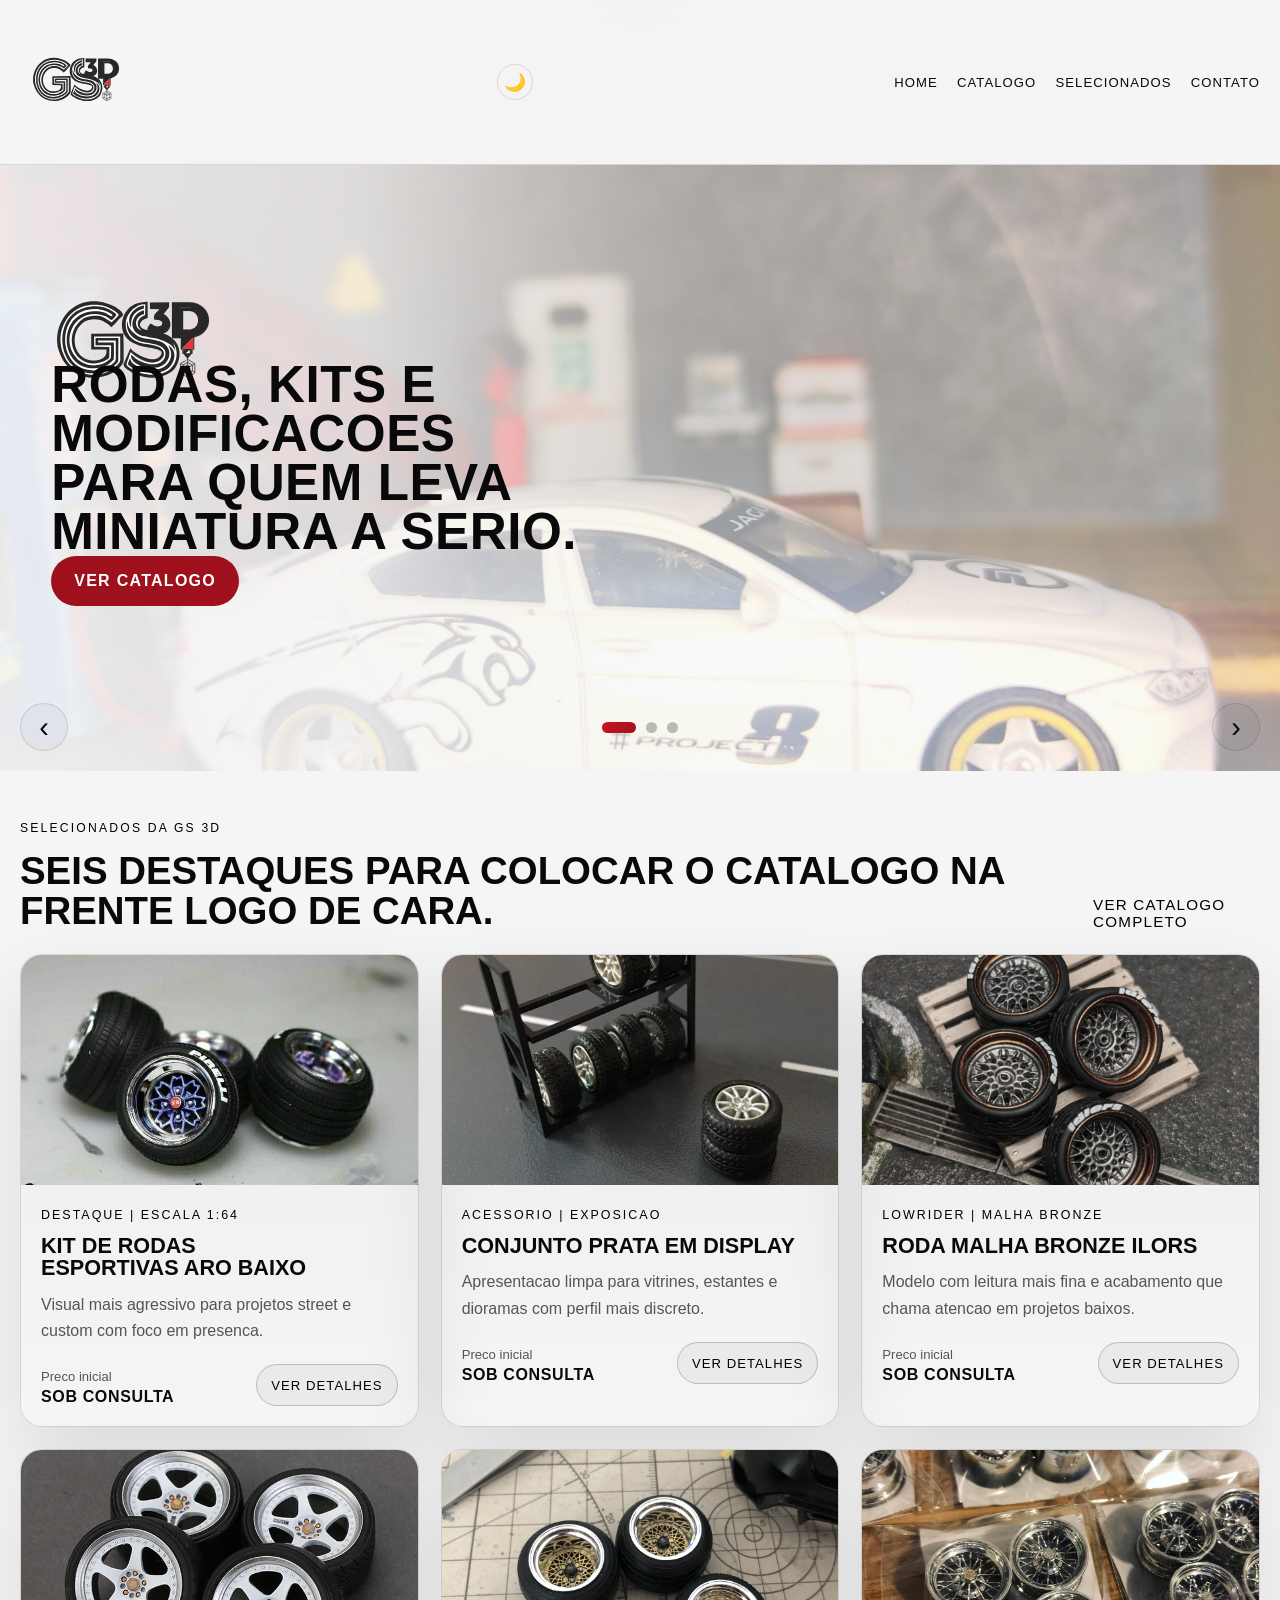
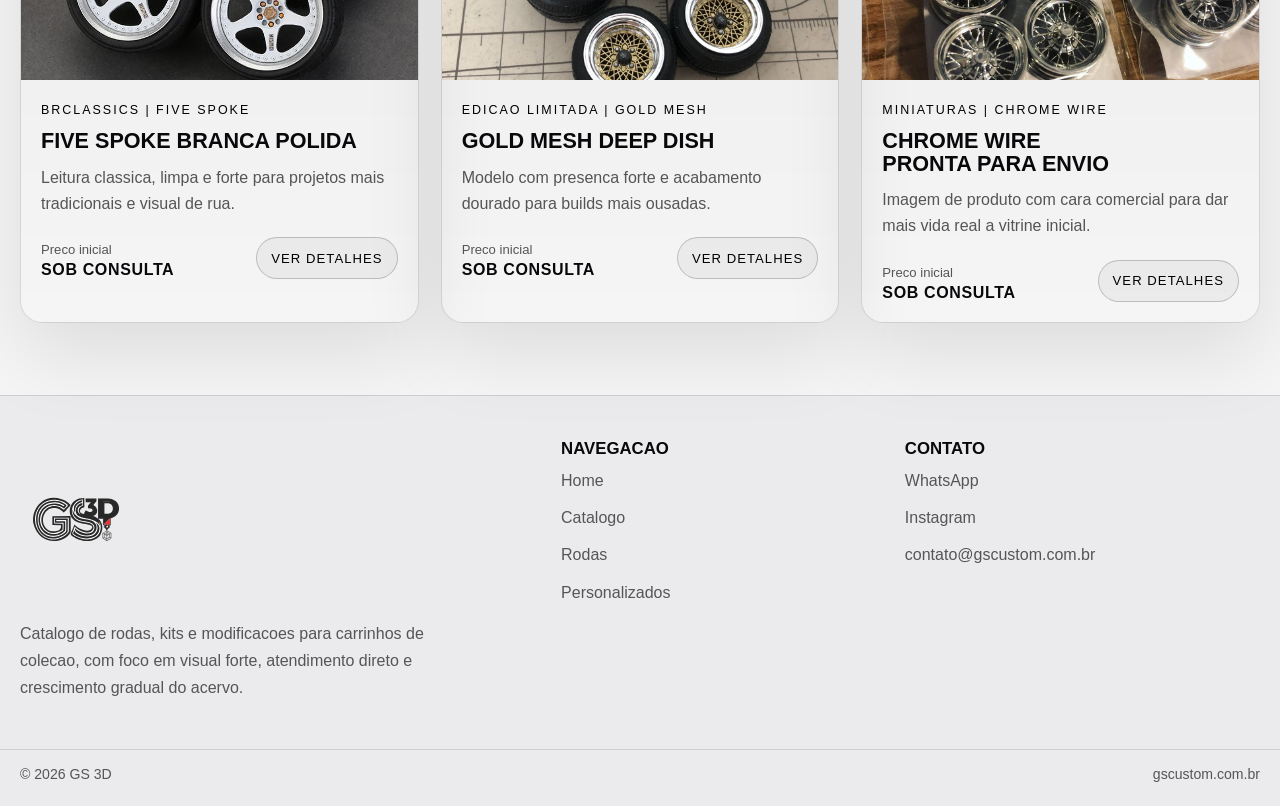
<file: index.html>
<!DOCTYPE html>
<html lang="pt-BR">
  <head>
    <meta charset="UTF-8" />
    <meta name="viewport" content="width=device-width, initial-scale=1.0" />
    <title>GS 3D | Rodas e Modificacoes para Carrinhos de Colecao</title>
    <meta
      name="description"
      content="Catalogo GS 3D com rodas, kits e modificacoes para carrinhos de colecao."
    />
    <link rel="stylesheet" href="styles.css" />
  </head>
  <body data-page="home">
    <header class="site-header" id="topo">
      <div class="header-inner">
        <a class="brand" href="#topo" aria-label="GS 3D">
          <img class="brand-logo logo-dark" src="assets/logo-branco.svg" alt="Logo GS 3D" />
          <img class="brand-logo logo-light" src="assets/logo-preto.svg" alt="Logo GS 3D" />
        </a>

        <button class="theme-toggle" type="button" aria-label="Alternar tema">🌙</button>

        <button class="menu-toggle" type="button" aria-expanded="false" aria-controls="primary-menu">
          Menu
        </button>

        <nav class="primary-nav" id="primary-menu" aria-label="Navegacao principal">
          <a href="index.html" aria-current="page">Home</a>
          <a href="catalogo.html">Catalogo</a>

          <a href="#selecionados">Selecionados</a>
          <a href="#rodape">Contato</a>
        </nav>
      </div>
    </header>

    <main>
      <section class="home-stage">
        <div class="carousel" aria-label="Banners principais">
          <div class="carousel-track" id="home-carousel-track">
            <article class="carousel-slide is-active" data-slide="0">
              <div class="slide-content slide-brand-full">
                <img
                  class="slide-brand-photo"
                  src="assets/banner-jaguar-perfil.jpg"
                  alt="Jaguar Project 8 customizado com rodas GS 3D"
                />
                <img class="slide-brand-logo logo-dark" src="assets/logo-branco.svg" alt="Logo GS 3D" />
                <img class="slide-brand-logo logo-light" src="assets/logo-preto.svg" alt="Logo GS 3D" />
                <div class="slide-brand-copy">
                  <h1>Rodas, kits e modificacoes para quem leva miniatura a serio.</h1>
                  <a class="button button-primary" href="catalogo.html">Ver catalogo</a>
                </div>
              </div>
            </article>

            <article class="carousel-slide" data-slide="1">
              <div class="slide-content slide-photo">
                <img src="assets/banner-jaguar-diorama.jpg" alt="Rodas GS 3D com Jaguar Project 8 no diorama" />
              </div>
            </article>

            <article class="carousel-slide" data-slide="2">
              <div class="slide-content slide-photo">
                <img src="assets/banner-rodas-closeup.jpg" alt="Close das rodas customizadas GS 3D" />
              </div>
            </article>
          </div>

          <div class="carousel-controls">
            <button class="carousel-arrow" type="button" data-carousel-prev aria-label="Banner anterior">
              &lsaquo;
            </button>

            <div class="carousel-dots" aria-label="Indicadores do carrossel">
              <button class="carousel-dot is-active" type="button" data-slide-to="0" aria-label="Slide 1"></button>
              <button class="carousel-dot" type="button" data-slide-to="1" aria-label="Slide 2"></button>
              <button class="carousel-dot" type="button" data-slide-to="2" aria-label="Slide 3"></button>
            </div>

            <button class="carousel-arrow" type="button" data-carousel-next aria-label="Proximo banner">
              &rsaquo;
            </button>
          </div>
        </div>
      </section>

      <section class="featured-products" id="selecionados">
        <div class="site-shell">
          <div class="section-bar">
            <div>
              <p class="eyebrow">Selecionados da GS 3D</p>
              <h2>Seis destaques para colocar o catalogo na frente logo de cara.</h2>
            </div>
            <a class="section-link" href="catalogo.html">Ver catalogo completo</a>
          </div>

          <div class="product-grid" id="home-product-grid"></div>
        </div>
      </section>
    </main>

    <footer class="site-footer" id="rodape">
      <div class="site-shell footer-main">
        <div class="footer-brand">
          <span class="brand-logo-frame footer-logo-frame">
            <img class="brand-logo logo-dark" src="assets/logo-branco.svg" alt="Logo GS 3D" />
          <img class="brand-logo logo-light" src="assets/logo-preto.svg" alt="Logo GS 3D" />
          </span>
          <p>
            Catalogo de rodas, kits e modificacoes para carrinhos de colecao, com foco em visual forte,
            atendimento direto e crescimento gradual do acervo.
          </p>
        </div>

        <div class="footer-column">
          <h3>Navegacao</h3>
          <a href="index.html">Home</a>
          <a href="catalogo.html">Catalogo</a>
          <a href="catalogo.html?categoria=rodas">Rodas</a>
          <a href="catalogo.html?categoria=personalizados">Personalizados</a>
        </div>

        <div class="footer-column">
          <h3>Contato</h3>
          <a href="https://wa.me/5500000000000" target="_blank" rel="noreferrer">WhatsApp</a>
          <a href="https://instagram.com/" target="_blank" rel="noreferrer">Instagram</a>
          <a href="mailto:contato@gscustom.com.br">contato@gscustom.com.br</a>
        </div>
      </div>

      <div class="footer-bottom">
        <div class="site-shell footer-bottom-inner">
          <span>&copy; 2026 GS 3D</span>
          <span>gscustom.com.br</span>
        </div>
      </div>
    </footer>

    <script src="script.js"></script>
  </body>
</html>
</file>
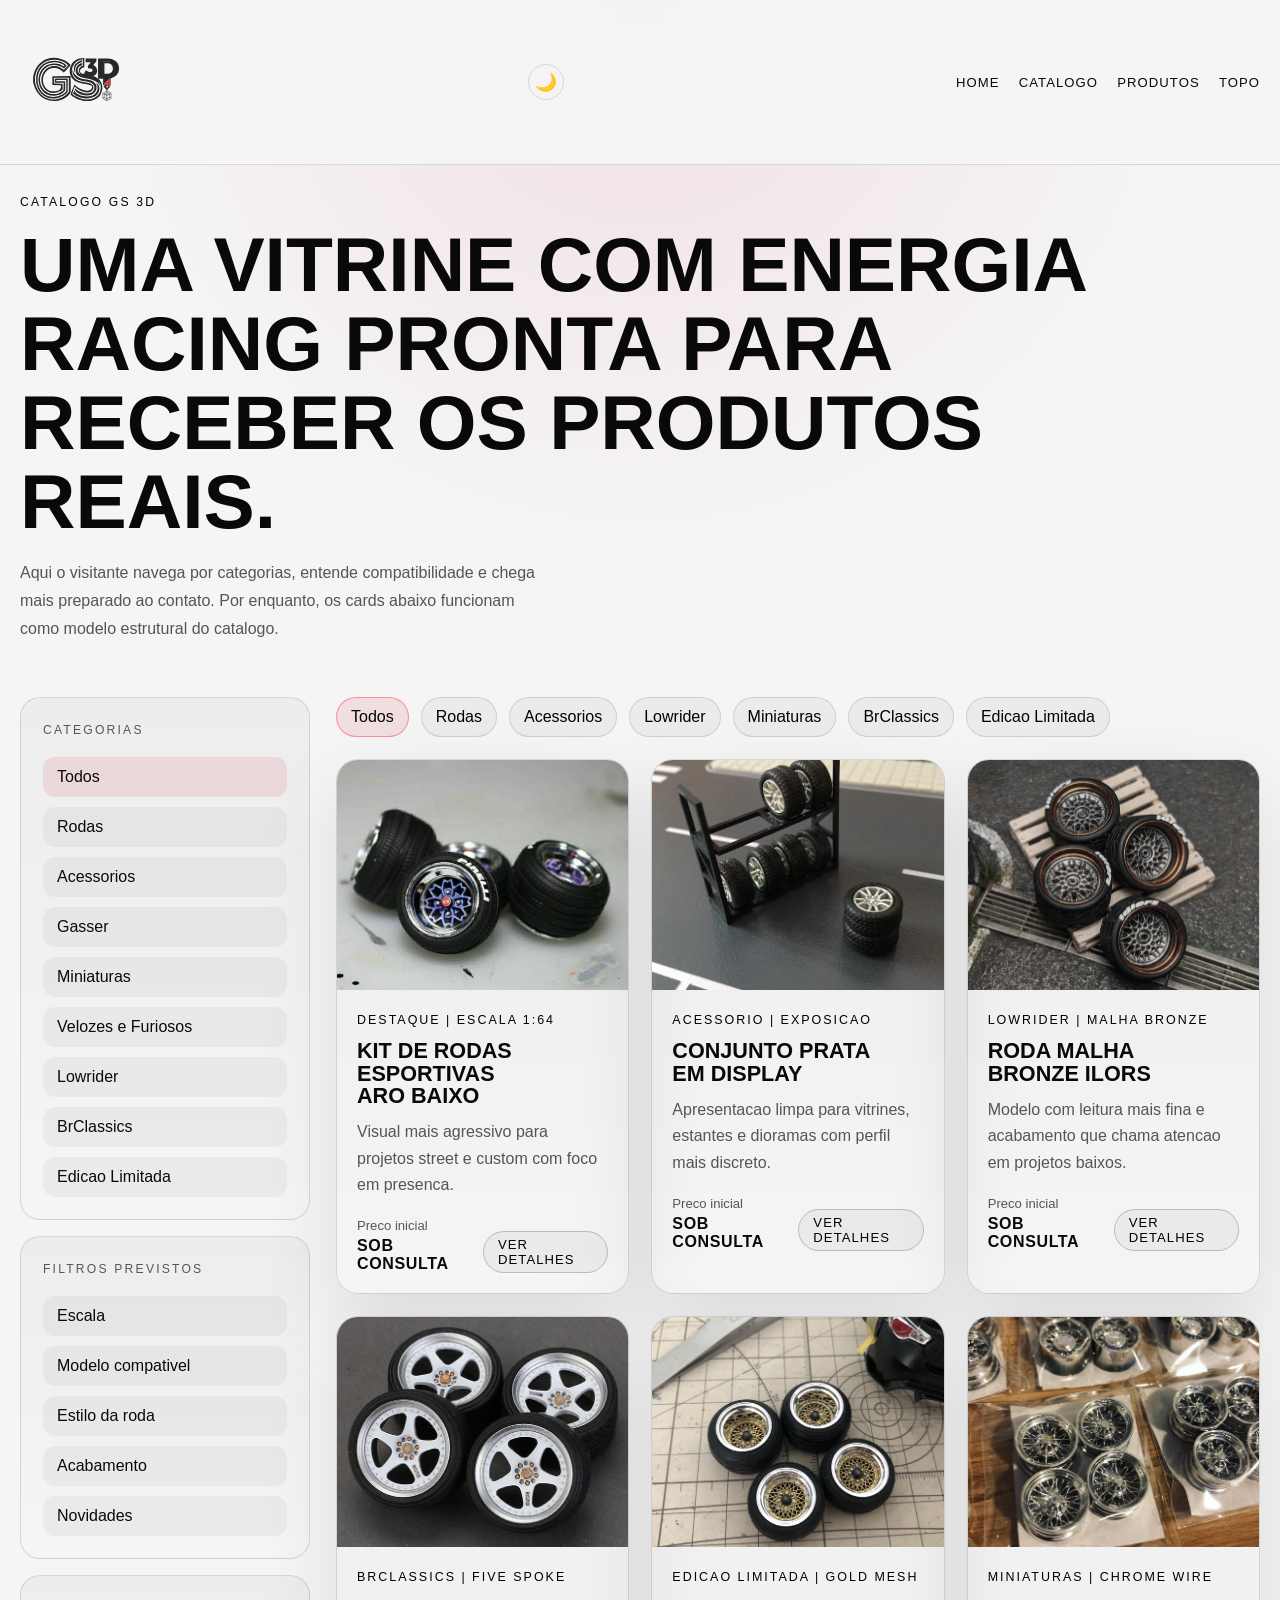
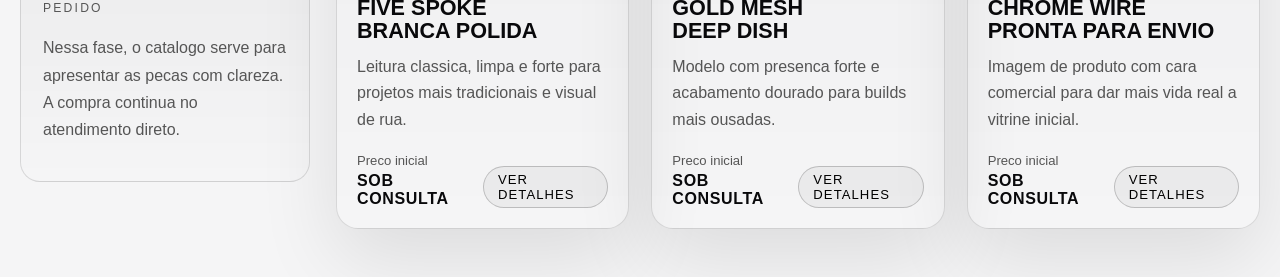
<file: catalogo.html>
<!DOCTYPE html>
<html lang="pt-BR">
  <head>
    <meta charset="UTF-8" />
    <meta name="viewport" content="width=device-width, initial-scale=1.0" />
    <title>Catalogo | GS 3D</title>
    <meta
      name="description"
      content="Catalogo inicial de rodas, pneus e modificacoes em impressao 3D para carrinhos de colecao."
    />
    <link rel="stylesheet" href="styles.css" />
  </head>
  <body data-page="catalogo">
    <header class="site-header" id="topo">
      <div class="header-inner">
        <a class="brand" href="index.html" aria-label="GS 3D">
          <img class="brand-logo logo-dark" src="assets/logo-branco.svg" alt="Logo GS 3D" />
          <img class="brand-logo logo-light" src="assets/logo-preto.svg" alt="Logo GS 3D" />
        </a>

        <button class="theme-toggle" type="button" aria-label="Alternar tema">🌙</button>

        <button class="menu-toggle" type="button" aria-expanded="false" aria-controls="primary-menu">
          Menu
        </button>

        <nav class="primary-nav" id="primary-menu" aria-label="Navegacao principal">
          <a href="index.html">Home</a>
          <a href="catalogo.html" aria-current="page">Catalogo</a>

          <a href="#catalogo-grid">Produtos</a>
          <a href="#topo">Topo</a>
        </nav>
      </div>
    </header>

    <div class="site-shell">
      <header class="hero-compact">
        <div class="page-hero">
          <p class="eyebrow">Catalogo GS 3D</p>
          <h1>Uma vitrine com energia racing pronta para receber os produtos reais.</h1>
          <p class="hero-text">
            Aqui o visitante navega por categorias, entende compatibilidade e chega mais preparado ao
            contato. Por enquanto, os cards abaixo funcionam como modelo estrutural do catalogo.
          </p>
        </div>
      </header>

      <main>
        <section class="section catalog-layout">
          <aside class="catalog-sidebar">
            <div class="sidebar-card">
              <p class="eyebrow">Categorias</p>
              <div class="sidebar-links" id="sidebar-categories"></div>
            </div>

            <div class="sidebar-card">
              <p class="eyebrow">Filtros previstos</p>
              <ul class="sidebar-list">
                <li>Escala</li>
                <li>Modelo compativel</li>
                <li>Estilo da roda</li>
                <li>Acabamento</li>
                <li>Novidades</li>
              </ul>
            </div>

            <div class="sidebar-card">
              <p class="eyebrow">Pedido</p>
              <p>
                Nessa fase, o catalogo serve para apresentar as pecas com clareza. A compra continua no
                atendimento direto.
              </p>
            </div>
          </aside>

          <div class="catalog-main" id="catalogo-grid">
            <div class="filter-bar">
              <button class="filter-pill is-active" type="button" data-filter="todos">Todos</button>
              <button class="filter-pill" type="button" data-filter="rodas">Rodas</button>
              <button class="filter-pill" type="button" data-filter="acessorios">Acessorios</button>
              <button class="filter-pill" type="button" data-filter="lowrider">Lowrider</button>
              <button class="filter-pill" type="button" data-filter="miniaturas">Miniaturas</button>
              <button class="filter-pill" type="button" data-filter="brclassics">BrClassics</button>
              <button class="filter-pill" type="button" data-filter="edicao-limitada">Edicao Limitada</button>
            </div>

            <div class="product-grid" id="product-grid"></div>
          </div>
        </section>
      </main>
    </div>

    <script src="script.js"></script>
  </body>
</html>
</file>
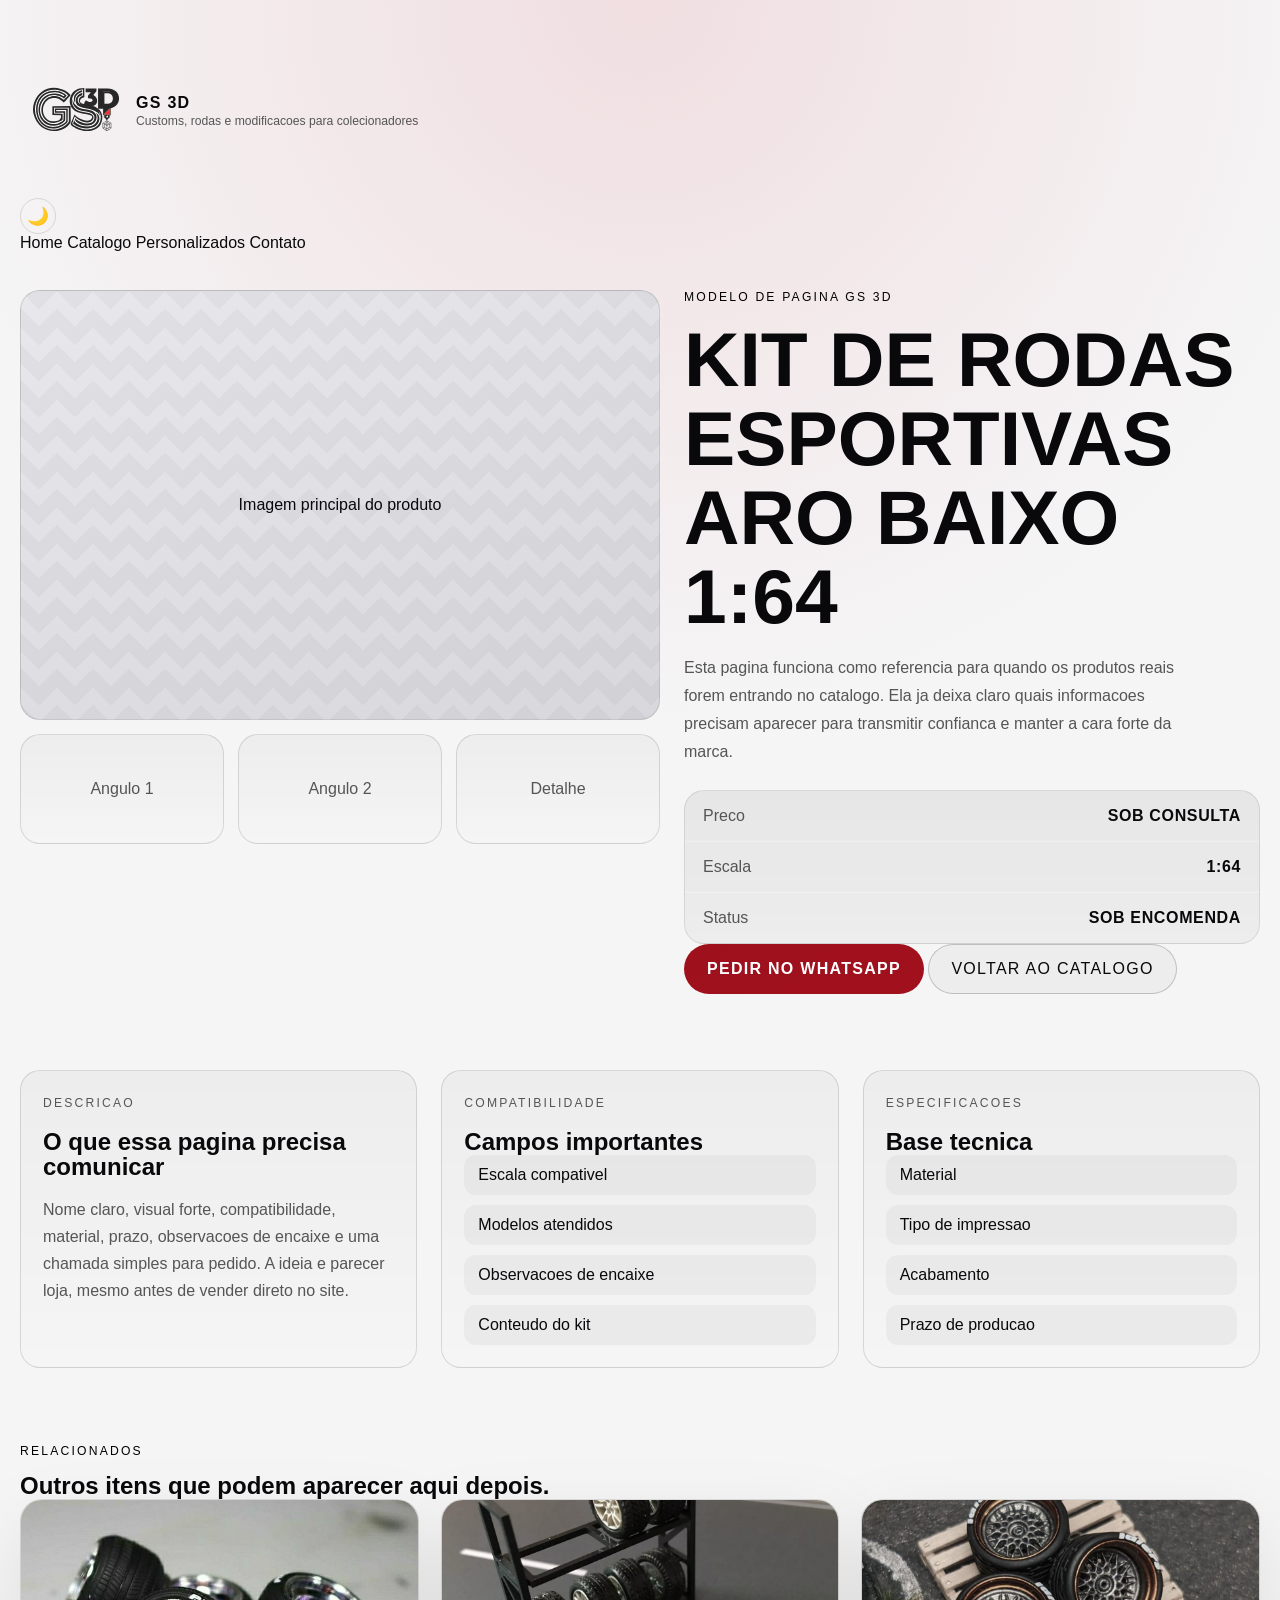
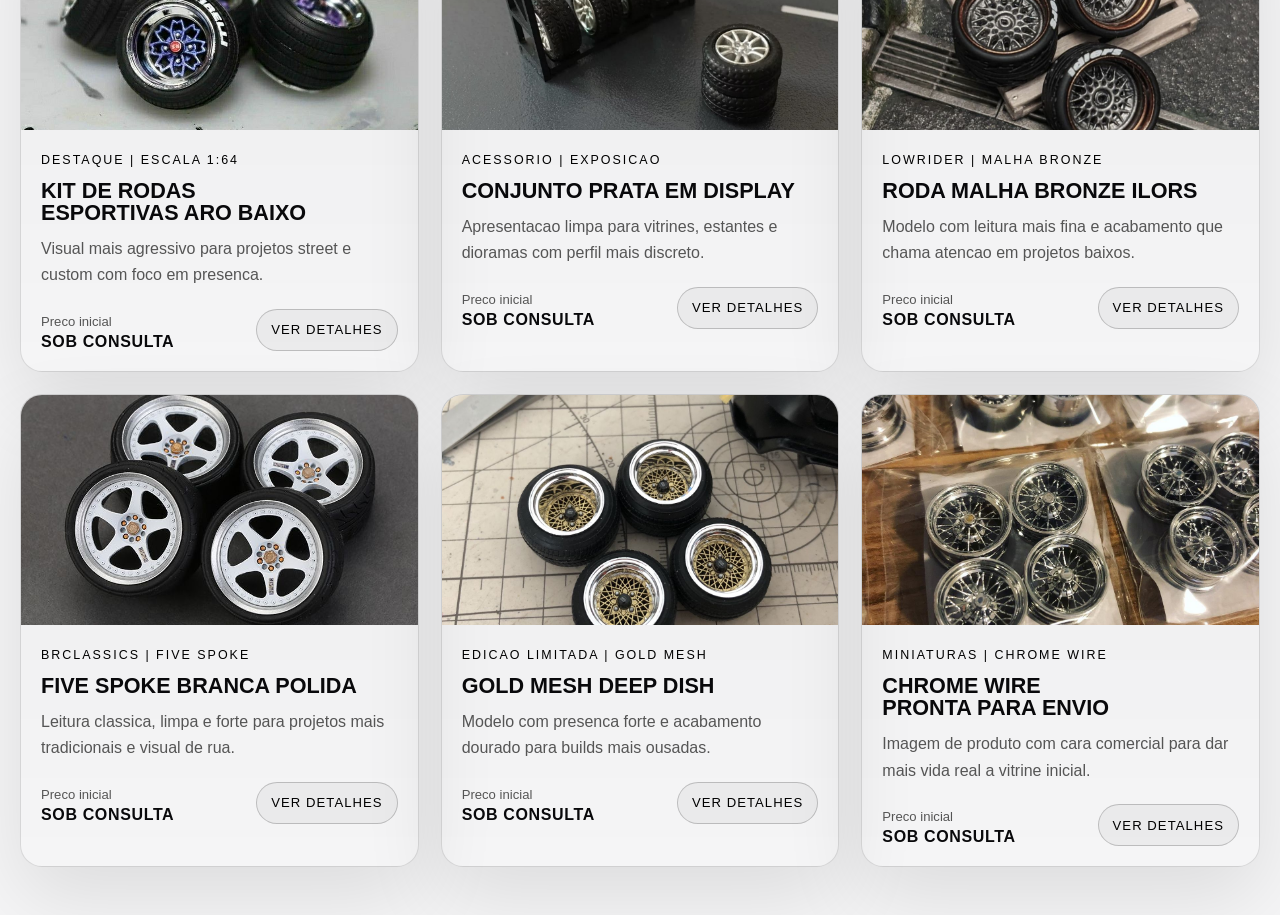
<file: produto.html>
<!DOCTYPE html>
<html lang="pt-BR">
  <head>
    <meta charset="UTF-8" />
    <meta name="viewport" content="width=device-width, initial-scale=1.0" />
    <title>Produto | GS 3D</title>
    <meta
      name="description"
      content="Modelo de pagina de produto para o catalogo GS 3D."
    />
    <link rel="stylesheet" href="styles.css" />
  </head>
  <body>
    <div class="site-shell">
      <header class="hero hero-compact">
        <nav class="topbar">
          <a class="brand" href="index.html">
            <span class="brand-logo-frame">
              <img class="brand-logo logo-dark" src="assets/logo-branco.svg" alt="Logo GS 3D" />
              <img class="brand-logo logo-light" src="assets/logo-preto.svg" alt="Logo GS 3D" />
            </span>
            <span class="brand-text">
              <strong>GS 3D</strong>
              <small>Customs, rodas e modificacoes para colecionadores</small>
            </span>
          </a>

          <button class="theme-toggle" type="button" aria-label="Alternar tema">🌙</button>

          <button class="menu-toggle" type="button" aria-expanded="false" aria-controls="menu">
            Menu
          </button>

          <div class="menu" id="menu">
            <a href="index.html">Home</a>
            <a href="catalogo.html">Catalogo</a>
            <a href="index.html#personalizados">Personalizados</a>
            <a href="index.html#contato">Contato</a>
          </div>
        </nav>
      </header>

      <main>
        <section class="section product-page">
          <div class="product-page-grid">
            <div class="product-gallery">
              <div class="gallery-main">
                <span>Imagem principal do produto</span>
              </div>
              <div class="gallery-thumbs">
                <div>Angulo 1</div>
                <div>Angulo 2</div>
                <div>Detalhe</div>
              </div>
            </div>

            <div class="product-summary">
              <p class="eyebrow">Modelo de pagina GS 3D</p>
              <h1>Kit de rodas esportivas aro baixo 1:64</h1>
              <p class="hero-text">
                Esta pagina funciona como referencia para quando os produtos reais forem entrando no
                catalogo. Ela ja deixa claro quais informacoes precisam aparecer para transmitir
                confianca e manter a cara forte da marca.
              </p>

              <div class="summary-panel">
                <div>
                  <span>Preco</span>
                  <strong>Sob consulta</strong>
                </div>
                <div>
                  <span>Escala</span>
                  <strong>1:64</strong>
                </div>
                <div>
                  <span>Status</span>
                  <strong>Sob encomenda</strong>
                </div>
              </div>

              <div class="hero-actions">
                <a class="button button-primary" href="https://wa.me/5500000000000" target="_blank" rel="noreferrer">
                  Pedir no WhatsApp
                </a>
                <a class="button button-secondary" href="catalogo.html">Voltar ao catalogo</a>
              </div>
            </div>
          </div>
        </section>

        <section class="section product-detail-grid">
          <article class="detail-card">
            <p class="eyebrow">Descricao</p>
            <h2>O que essa pagina precisa comunicar</h2>
            <p>
              Nome claro, visual forte, compatibilidade, material, prazo, observacoes de encaixe e uma
              chamada simples para pedido. A ideia e parecer loja, mesmo antes de vender direto no site.
            </p>
          </article>

          <article class="detail-card">
            <p class="eyebrow">Compatibilidade</p>
            <h2>Campos importantes</h2>
            <ul class="detail-list">
              <li>Escala compativel</li>
              <li>Modelos atendidos</li>
              <li>Observacoes de encaixe</li>
              <li>Conteudo do kit</li>
            </ul>
          </article>

          <article class="detail-card">
            <p class="eyebrow">Especificacoes</p>
            <h2>Base tecnica</h2>
            <ul class="detail-list">
              <li>Material</li>
              <li>Tipo de impressao</li>
              <li>Acabamento</li>
              <li>Prazo de producao</li>
            </ul>
          </article>
        </section>

        <section class="section">
          <div class="section-heading">
            <p class="eyebrow">Relacionados</p>
            <h2>Outros itens que podem aparecer aqui depois.</h2>
          </div>
          <div class="product-grid" id="product-grid"></div>
        </section>
      </main>
    </div>

    <script src="script.js"></script>
  </body>
</html>
</file>
<file: styles.css>
:root {
  --bg: #09090b;
  --bg-soft: #101014;
  --surface: #15161b;
  --surface-soft: rgba(255, 255, 255, 0.03);
  --surface-medium: rgba(255, 255, 255, 0.04);
  --surface-strong: rgba(255, 255, 255, 0.06);
  --line: rgba(255, 255, 255, 0.12);
  --line-strong: rgba(255, 255, 255, 0.2);
  --line-faint: rgba(255, 255, 255, 0.04);
  --text: #f5f5f6;
  --text-bright: #ffffff;
  --muted: #b8bac2;
  --accent: #c91524;
  --accent-strong: #ff4450;
  --accent-soft: rgba(201, 21, 36, 0.16);
  --shadow: 0 30px 80px rgba(0, 0, 0, 0.38);
  --header-bg: rgba(7, 7, 9, 0.88);
  --footer-bg: rgba(9, 10, 13, 0.94);
  --dropdown-bg: rgba(88, 88, 90, 0.98);
  --nav-mobile-bg: rgba(7, 7, 10, 0.98);
  --dot-inactive: rgba(255, 255, 255, 0.28);
  --pattern-opacity: 0.35;
  --gallery-gradient: linear-gradient(160deg, #2a2d35, #16171d);
  --slide-overlay: rgba(7, 7, 9, 0.92);
  --slide-overlay-mid: rgba(7, 7, 9, 0.82);
  --slide-overlay-soft: rgba(7, 7, 9, 0.4);
  --slide-overlay-faint: rgba(7, 7, 9, 0.18);
  --radius-xl: 28px;
  --radius-lg: 20px;
  --radius-md: 14px;
  --site-width: 1240px;
  --display-font: "Bahnschrift", "Arial Narrow", sans-serif;
  --body-font: "Aptos", "Segoe UI", sans-serif;
  --street-font: "Impact", "Arial Black", "Bahnschrift", sans-serif;
}

/* Logo theme swap */
.logo-dark { display: block; }
.logo-light { display: none; }
@media (prefers-color-scheme: light) {
  :root:not([data-theme="dark"]) .logo-dark { display: none; }
  :root:not([data-theme="dark"]) .logo-light { display: block; }
}
:root[data-theme="light"] .logo-dark { display: none !important; }
:root[data-theme="light"] .logo-light { display: block !important; }
:root[data-theme="dark"] .logo-dark { display: block !important; }
:root[data-theme="dark"] .logo-light { display: none !important; }

/* Light theme */
@media (prefers-color-scheme: light) {
  :root:not([data-theme="dark"]) {
    --bg: #f5f5f6;
    --bg-soft: #ebebed;
    --surface: #ffffff;
    --surface-soft: rgba(0, 0, 0, 0.03);
    --surface-medium: rgba(0, 0, 0, 0.04);
    --surface-strong: rgba(0, 0, 0, 0.06);
    --line: rgba(0, 0, 0, 0.12);
    --line-strong: rgba(0, 0, 0, 0.2);
    --line-faint: rgba(0, 0, 0, 0.04);
    --text: #09090b;
    --text-bright: #000000;
    --muted: #555;
    --accent: #c91524;
    --accent-strong: #a0111d;
    --accent-soft: rgba(201, 21, 36, 0.1);
    --shadow: 0 30px 80px rgba(0, 0, 0, 0.1);
    --header-bg: rgba(245, 245, 246, 0.88);
    --footer-bg: rgba(235, 235, 237, 0.94);
    --dropdown-bg: rgba(255, 255, 255, 0.98);
    --nav-mobile-bg: rgba(245, 245, 246, 0.98);
    --dot-inactive: rgba(0, 0, 0, 0.25);
    --pattern-opacity: 0.15;
    --gallery-gradient: linear-gradient(160deg, #e8e8ec, #d8d8dc);
    --slide-overlay: rgba(245, 245, 246, 0.92);
    --slide-overlay-mid: rgba(245, 245, 246, 0.82);
    --slide-overlay-soft: rgba(245, 245, 246, 0.4);
    --slide-overlay-faint: rgba(245, 245, 246, 0.18);
  }
}
:root[data-theme="light"] {
  --bg: #f5f5f6;
  --bg-soft: #ebebed;
  --surface: #ffffff;
  --surface-soft: rgba(0, 0, 0, 0.03);
  --surface-medium: rgba(0, 0, 0, 0.04);
  --surface-strong: rgba(0, 0, 0, 0.06);
  --line: rgba(0, 0, 0, 0.12);
  --line-strong: rgba(0, 0, 0, 0.2);
  --line-faint: rgba(0, 0, 0, 0.04);
  --text: #09090b;
  --text-bright: #000000;
  --muted: #555;
  --accent: #c91524;
  --accent-strong: #a0111d;
  --accent-soft: rgba(201, 21, 36, 0.1);
  --shadow: 0 30px 80px rgba(0, 0, 0, 0.1);
  --header-bg: rgba(245, 245, 246, 0.88);
  --footer-bg: rgba(235, 235, 237, 0.94);
  --dropdown-bg: rgba(255, 255, 255, 0.98);
  --nav-mobile-bg: rgba(245, 245, 246, 0.98);
  --dot-inactive: rgba(0, 0, 0, 0.25);
  --pattern-opacity: 0.15;
  --gallery-gradient: linear-gradient(160deg, #e8e8ec, #d8d8dc);
  --slide-overlay: rgba(245, 245, 246, 0.92);
  --slide-overlay-mid: rgba(245, 245, 246, 0.82);
  --slide-overlay-soft: rgba(245, 245, 246, 0.4);
  --slide-overlay-faint: rgba(245, 245, 246, 0.18);
}

/* Theme toggle button */
.theme-toggle {
  background: none;
  border: 1px solid var(--line);
  border-radius: 50%;
  width: 36px;
  height: 36px;
  cursor: pointer;
  font-size: 1.1rem;
  display: flex;
  align-items: center;
  justify-content: center;
  transition: border-color 0.2s;
}
.theme-toggle:hover {
  border-color: var(--accent);
}

* {
  box-sizing: border-box;
}

html {
  scroll-behavior: smooth;
}

body {
  margin: 0;
  min-height: 100vh;
  color: var(--text);
  font-family: var(--body-font);
  background: var(--bg);
  background-image:
    radial-gradient(circle at top center, var(--accent-soft), transparent 28%);
}

body::before {
  content: "";
  position: fixed;
  inset: 0;
  pointer-events: none;
  background:
    linear-gradient(135deg, var(--surface-soft) 25%, transparent 25%) -18px 0/36px 36px,
    linear-gradient(225deg, var(--surface-soft) 25%, transparent 25%) -18px 0/36px 36px,
    linear-gradient(315deg, var(--surface-soft) 25%, transparent 25%) 0 0/36px 36px,
    linear-gradient(45deg, var(--surface-soft) 25%, transparent 25%) 0 0/36px 36px;
  opacity: var(--pattern-opacity);
  mask-image: linear-gradient(180deg, rgba(0, 0, 0, 0.8), transparent 85%);
}

a {
  color: inherit;
  text-decoration: none;
}

button {
  font: inherit;
}

img {
  max-width: 100%;
  display: block;
}

.site-shell {
  width: min(calc(100% - 28px), var(--site-width));
  margin: 0 auto;
}

.site-header {
  position: sticky;
  top: 0;
  z-index: 30;
  width: 100%;
  border-bottom: 1px solid var(--line);
  background: var(--header-bg);
  backdrop-filter: blur(16px);
  overflow: visible;
}

.header-inner {
  width: min(calc(100% - 28px), var(--site-width));
  margin: 0 auto;
  min-height: 78px;
  position: relative;
  display: flex;
  align-items: center;
  justify-content: space-between;
  gap: 24px;
}

.brand {
  flex: 0 0 auto;
  display: inline-flex;
  align-items: center;
}

.brand-logo {
  width: clamp(86px, 11vw, 116px);
  height: auto;
}

.brand-text {
  min-width: 0;
  display: grid;
  gap: 3px;
}

.brand-text strong {
  font-family: var(--display-font);
  font-size: clamp(0.95rem, 1.25vw, 1.1rem);
  letter-spacing: 0.08em;
  text-transform: uppercase;
  line-height: 1;
}

.brand-text small {
  color: var(--muted);
  font-size: clamp(0.72rem, 0.95vw, 0.88rem);
  line-height: 1.2;
  text-wrap: balance;
}

.menu-toggle {
  display: none;
  padding: 11px 15px;
  border: 1px solid var(--line);
  border-radius: 999px;
  background: transparent;
  color: var(--text);
  text-transform: uppercase;
  letter-spacing: 0.08em;
}

.primary-nav {
  display: flex;
  align-items: center;
  gap: clamp(12px, 1.5vw, 24px);
}

.primary-nav a,
.nav-dropdown-toggle {
  color: var(--text);
  font-size: clamp(0.82rem, 0.88vw, 0.94rem);
  text-transform: uppercase;
  letter-spacing: 0.08em;
}

.primary-nav a:hover,
.nav-dropdown-toggle:hover,
.button:hover,
.section-link:hover,
.filter-pill:hover,
.carousel-arrow:hover,
.carousel-dot:hover {
  opacity: 0.9;
}

.nav-dropdown {
  position: relative;
}

.nav-dropdown-catalog {
  position: static;
}

.nav-dropdown-toggle {
  display: inline-flex;
  align-items: center;
  gap: 8px;
  padding: 0;
  border: 0;
  background: transparent;
  cursor: pointer;
}

.nav-dropdown-toggle::after {
  content: "+";
  font-size: 1rem;
}

.nav-dropdown.is-open .nav-dropdown-toggle::after {
  content: "-";
}

.nav-dropdown-panel {
  position: absolute;
  top: 100%;
  left: 0;
  width: 100%;
  transform: none;
  display: none;
  padding: 12px 0 14px;
  border-top: 1px solid var(--line-faint);
  border-bottom: 1px solid var(--line);
  background: var(--dropdown-bg);
  box-shadow: 0 12px 30px rgba(0, 0, 0, 0.16);
}

.nav-dropdown.is-open .nav-dropdown-panel {
  display: block;
}

@media (min-width: 921px) {
  .nav-dropdown-catalog:hover .nav-dropdown-panel,
  .nav-dropdown-catalog:focus-within .nav-dropdown-panel {
    display: block;
  }
}

.nav-dropdown-grid {
  width: 100%;
  margin: 0;
  display: grid;
  grid-template-columns: repeat(4, minmax(0, 1fr));
  gap: 8px 22px;
}

.nav-dropdown-panel a {
  padding: 3px 0;
  border-radius: 0;
  color: var(--text-bright);
  font-family: var(--display-font);
  font-size: 0.95rem;
  letter-spacing: 0.01em;
  text-transform: none;
  font-weight: 700;
  white-space: nowrap;
}

.nav-dropdown-panel a:hover {
  opacity: 0.82;
}

.home-stage {
  padding: 0 0 26px;
}

.carousel {
  position: relative;
}

.carousel-track {
  position: relative;
  min-height: calc(76vh - 78px);
}

.carousel-slide {
  display: none;
}

.carousel-slide.is-active {
  display: block;
}

.slide-content {
  min-height: calc(76vh - 78px);
  overflow: hidden;
  background: var(--bg);
}

.eyebrow {
  margin: 0 0 16px;
  color: var(--text-bright);
  font-family: var(--display-font);
  font-size: clamp(0.76rem, 0.85vw, 0.86rem);
  letter-spacing: 0.18em;
  text-transform: uppercase;
}

h1,
h2,
h3 {
  margin: 0;
  font-family: var(--display-font);
  line-height: 1.03;
}

h1,
.slide-copy h2 {
  font-size: clamp(2.5rem, 6vw, 5.6rem);
  text-transform: uppercase;
  text-wrap: pretty;
}

.slide-copy h2 {
  font-size: clamp(2.2rem, 5vw, 4.6rem);
}

.slide-text {
  margin: 18px 0 0;
  color: var(--muted);
  font-size: clamp(0.98rem, 1.15vw, 1.08rem);
  line-height: 1.75;
}

.slide-actions {
  display: flex;
  flex-wrap: wrap;
  gap: 14px;
  margin-top: 30px;
}

.button {
  display: inline-flex;
  align-items: center;
  justify-content: center;
  min-height: 50px;
  padding: 0 22px;
  border-radius: 999px;
  border: 1px solid transparent;
  transition: transform 180ms ease, background 180ms ease, border-color 180ms ease;
}

.button:hover {
  transform: translateY(-1px);
}

.button-primary {
  background: linear-gradient(135deg, #9d101c, var(--accent-strong));
  color: #ffffff;
  font-weight: 700;
  text-transform: uppercase;
  letter-spacing: 0.08em;
}

.button-secondary {
  border-color: var(--line-strong);
  background: var(--surface-soft);
  color: var(--text);
  text-transform: uppercase;
  letter-spacing: 0.08em;
}

.slide-brand-full {
  position: relative;
  display: flex;
  align-items: center;
  padding: clamp(28px, 4vw, 54px);
  background:
    linear-gradient(180deg, rgba(0, 0, 0, 0.18), rgba(0, 0, 0, 0.45)),
    linear-gradient(135deg, var(--bg-soft) 0%, var(--surface) 60%, var(--bg) 100%);
}

.slide-brand-photo {
  position: absolute;
  inset: 0;
  width: 100%;
  height: 100%;
  object-fit: cover;
  object-position: center;
}

.slide-brand-full::after {
  content: "";
  position: absolute;
  inset: 0;
  background:
    linear-gradient(90deg, var(--slide-overlay) 0%, var(--slide-overlay-mid) 28%, var(--slide-overlay-soft) 54%, var(--slide-overlay-faint) 100%),
    linear-gradient(180deg, var(--slide-overlay-faint), var(--slide-overlay-soft));
  pointer-events: none;
}

.slide-brand-logo {
  position: absolute;
  top: clamp(20px, 3vw, 34px);
  left: clamp(20px, 3vw, 34px);
  width: clamp(130px, 16vw, 220px);
  height: auto;
  z-index: 1;
}

.slide-brand-copy {
  position: relative;
  z-index: 1;
  max-width: min(1380px, 88vw);
  padding-top: 30px;
}

.slide-brand-copy h1 {
  max-width: 21ch;
  margin: 0;
  font-family: var(--street-font);
  font-size: clamp(2rem, 4vw, 4rem);
  letter-spacing: 0.01em;
  line-height: 0.96;
  text-transform: uppercase;
  text-wrap: balance;
}

.slide-photo {
  position: relative;
}

.slide-photo img {
  width: 100%;
  height: calc(76vh - 78px);
  object-fit: cover;
  object-position: center;
  display: block;
}

.slide-photo::after {
  content: "";
  position: absolute;
  inset: 0;
  background: linear-gradient(180deg, rgba(0, 0, 0, 0.08), rgba(0, 0, 0, 0.18));
  pointer-events: none;
}

.carousel-controls {
  position: absolute;
  left: 0;
  right: 0;
  bottom: 20px;
  z-index: 2;
  width: min(calc(100% - 28px), var(--site-width));
  margin: 0 auto;
  display: flex;
  align-items: center;
  justify-content: space-between;
  gap: 18px;
  padding: 0;
}

.carousel-arrow {
  width: 48px;
  height: 48px;
  border: 1px solid var(--line);
  border-radius: 50%;
  background: var(--surface-soft);
  color: var(--text);
  font-size: 1.8rem;
  cursor: pointer;
}

.carousel-dots {
  display: flex;
  align-items: center;
  justify-content: center;
  gap: 10px;
}

.carousel-dot {
  width: 11px;
  height: 11px;
  padding: 0;
  border: 0;
  border-radius: 999px;
  background: var(--dot-inactive);
  cursor: pointer;
}

.carousel-dot.is-active {
  width: 34px;
  background: linear-gradient(135deg, var(--accent), var(--accent-strong));
}

.featured-products {
  padding: 24px 0 72px;
}

.section-bar {
  display: flex;
  align-items: end;
  justify-content: space-between;
  gap: 18px;
  margin-bottom: 24px;
}

.section-bar h2 {
  font-size: clamp(1.9rem, 3vw, 3.2rem);
  text-transform: uppercase;
  text-wrap: pretty;
}

.section-link {
  color: var(--text-bright);
  font-family: var(--display-font);
  font-size: 0.95rem;
  letter-spacing: 0.08em;
  text-transform: uppercase;
}

.product-grid {
  display: grid;
  grid-template-columns: repeat(3, minmax(0, 1fr));
  gap: 22px;
}

.product-card {
  overflow: hidden;
  border: 1px solid var(--line);
  border-radius: 22px;
  background: linear-gradient(180deg, var(--surface-soft), transparent);
  box-shadow: var(--shadow);
}

.product-visual {
  position: relative;
  min-height: 230px;
  background: var(--bg-soft);
}

.product-visual img {
  width: 100%;
  height: 230px;
  object-fit: cover;
  display: block;
}

.product-content {
  padding: 20px;
}

.product-meta {
  color: var(--text-bright);
  font-family: var(--display-font);
  font-size: 0.78rem;
  letter-spacing: 0.16em;
  text-transform: uppercase;
}

.product-content h3 {
  margin-top: 12px;
  font-size: 1.35rem;
  text-transform: uppercase;
  text-wrap: balance;
}

.product-content p {
  margin: 12px 0 0;
  color: var(--muted);
  line-height: 1.65;
}

.product-footer {
  display: flex;
  align-items: end;
  justify-content: space-between;
  gap: 12px;
  margin-top: 20px;
}

.product-price {
  display: grid;
  gap: 4px;
}

.product-price span {
  color: var(--muted);
  font-size: 0.82rem;
}

.product-price strong {
  font-family: var(--display-font);
  font-size: 1rem;
  letter-spacing: 0.04em;
  text-transform: uppercase;
}

.mini-button {
  display: inline-flex;
  align-items: center;
  justify-content: center;
  min-height: 42px;
  padding: 0 14px;
  border: 1px solid var(--line-strong);
  border-radius: 999px;
  background: var(--surface-medium);
  color: var(--text-bright);
  font-size: 0.82rem;
  text-transform: uppercase;
  letter-spacing: 0.08em;
}

.site-footer {
  border-top: 1px solid var(--line);
  background: var(--footer-bg);
}

.footer-main {
  display: grid;
  grid-template-columns: 1.3fr 0.8fr 0.9fr;
  gap: 28px;
  padding: 44px 0 32px;
}

.footer-brand {
  max-width: 420px;
}

.footer-logo-frame {
  margin-bottom: 16px;
}

.footer-brand p,
.footer-column a {
  color: var(--muted);
  line-height: 1.7;
}

.footer-column {
  display: grid;
  align-content: start;
  gap: 10px;
}

.footer-column h3 {
  font-size: 1.05rem;
  text-transform: uppercase;
}

.footer-bottom {
  border-top: 1px solid var(--line);
}

.footer-bottom-inner {
  display: flex;
  align-items: center;
  justify-content: space-between;
  gap: 16px;
  padding: 16px 0 24px;
  color: var(--muted);
  font-size: 0.88rem;
}

.hero-compact {
  padding: 30px 0 10px;
}

.page-hero {
  max-width: none;
}

.hero-text {
  max-width: 58ch;
  margin-top: 18px;
  color: var(--muted);
  line-height: 1.75;
}

.section {
  padding: 28px 0 48px;
}

.catalog-layout {
  display: grid;
  grid-template-columns: 290px 1fr;
  gap: 26px;
  align-items: start;
}

.catalog-sidebar {
  position: sticky;
  top: 112px;
  display: grid;
  gap: 16px;
}

.sidebar-card,
.detail-card,
.summary-panel,
.gallery-main,
.gallery-thumbs div {
  border: 1px solid var(--line);
  border-radius: 20px;
  background: linear-gradient(180deg, var(--surface-soft), transparent);
}

.sidebar-card,
.detail-card {
  padding: 22px;
}

.sidebar-card p,
.detail-card p {
  color: var(--muted);
  line-height: 1.7;
}

.sidebar-links,
.sidebar-list,
.detail-list {
  display: grid;
  gap: 10px;
}

.sidebar-links a,
.sidebar-list li,
.detail-list li {
  padding: 11px 14px;
  border-radius: 12px;
  background: var(--surface-medium);
}

.sidebar-links a.is-active,
.filter-pill.is-active {
  background: var(--accent-soft);
  border-color: rgba(255, 68, 80, 0.5);
}

.sidebar-list,
.detail-list {
  padding: 0;
  margin: 0;
  list-style: none;
}

.filter-bar {
  display: flex;
  flex-wrap: wrap;
  gap: 12px;
  margin-bottom: 22px;
}

.filter-pill {
  padding: 10px 14px;
  border: 1px solid var(--line);
  border-radius: 999px;
  background: var(--surface-medium);
  color: var(--text-bright);
  cursor: pointer;
}

.product-page-grid,
.product-detail-grid {
  display: grid;
  gap: 24px;
}

.product-page-grid {
  grid-template-columns: 1fr 0.9fr;
  align-items: start;
}

.product-gallery {
  display: grid;
  gap: 14px;
}

.gallery-main {
  display: grid;
  place-items: center;
  min-height: 430px;
  color: var(--text);
  background:
    linear-gradient(135deg, var(--surface-soft) 25%, transparent 25%) -18px 0/36px 36px,
    linear-gradient(225deg, var(--surface-soft) 25%, transparent 25%) -18px 0/36px 36px,
    linear-gradient(315deg, var(--surface-soft) 25%, transparent 25%) 0 0/36px 36px,
    linear-gradient(45deg, var(--surface-soft) 25%, transparent 25%) 0 0/36px 36px,
    var(--gallery-gradient);
}

.gallery-thumbs {
  display: grid;
  grid-template-columns: repeat(3, 1fr);
  gap: 14px;
}

.gallery-thumbs div {
  display: grid;
  place-items: center;
  min-height: 110px;
  color: var(--muted);
}

.summary-panel {
  display: grid;
  gap: 1px;
  margin-top: 24px;
  overflow: hidden;
}

.summary-panel div {
  display: flex;
  align-items: center;
  justify-content: space-between;
  gap: 12px;
  padding: 16px 18px;
  background: var(--surface-soft);
}

.summary-panel span {
  color: var(--muted);
}

.summary-panel strong {
  font-family: var(--display-font);
  letter-spacing: 0.04em;
  text-transform: uppercase;
}

.product-detail-grid {
  grid-template-columns: repeat(3, 1fr);
}

@media (max-width: 1160px) {
  .slide-brand,
  .footer-main,
  .catalog-layout,
  .product-page-grid,
  .product-detail-grid {
    grid-template-columns: 1fr;
  }

  .footer-brand {
    max-width: none;
  }

  .catalog-sidebar {
    position: static;
  }

  .product-grid {
    grid-template-columns: repeat(2, minmax(0, 1fr));
  }
}

@media (max-width: 920px) {
  .header-inner {
    min-height: 72px;
  }

  .menu-toggle {
    display: inline-flex;
  }

  .primary-nav {
    position: absolute;
    top: 100%;
    left: 0;
    right: 0;
    display: none;
    flex-direction: column;
    align-items: stretch;
    gap: 0;
    padding: 10px 14px 16px;
    border-bottom: 1px solid var(--line);
    background: var(--nav-mobile-bg);
  }

  .primary-nav.is-open {
    display: flex;
  }

  .primary-nav > a,
  .nav-dropdown-toggle {
    padding: 14px 4px;
    border-top: 1px solid var(--surface-strong);
  }

  .nav-dropdown {
    width: 100%;
  }

  .nav-dropdown-panel {
    position: static;
    width: 100%;
    transform: none;
    min-width: 0;
    padding: 10px 0 4px;
    border: 0;
    border-radius: 0;
    background: transparent;
    box-shadow: none;
  }

  .nav-dropdown-grid {
    width: 100%;
    grid-template-columns: repeat(2, minmax(0, 1fr));
    gap: 8px 18px;
  }

  .nav-dropdown-panel a {
    padding: 10px 0 10px 14px;
  }

  .section-bar {
    align-items: start;
    flex-direction: column;
  }
}

@media (max-width: 760px) {
  .site-shell,
  .header-inner {
    width: min(calc(100% - 20px), var(--site-width));
  }

  .home-stage {
    padding-top: 0;
  }

  .slide-content {
    min-height: calc(64vh - 72px);
  }

  h1,
  .slide-copy h2,
  .page-hero h1 {
    font-size: clamp(2rem, 10vw, 3.5rem);
  }

  .slide-brand-copy {
    max-width: 100%;
  }

  .slide-brand-copy h1 {
    max-width: 12ch;
    font-size: clamp(2rem, 9vw, 3.35rem);
  }

  .carousel-controls {
    width: calc(100% - 20px);
    bottom: 14px;
  }

  .product-grid,
  .gallery-thumbs {
    grid-template-columns: 1fr;
  }

  .footer-bottom-inner,
  .product-footer {
    align-items: start;
    flex-direction: column;
  }
}

@media (max-width: 480px) {
  .brand-logo {
    width: 88px;
  }

  .carousel-arrow {
    width: 42px;
    height: 42px;
  }

  .nav-dropdown-grid {
    grid-template-columns: 1fr;
  }
}
</file>
